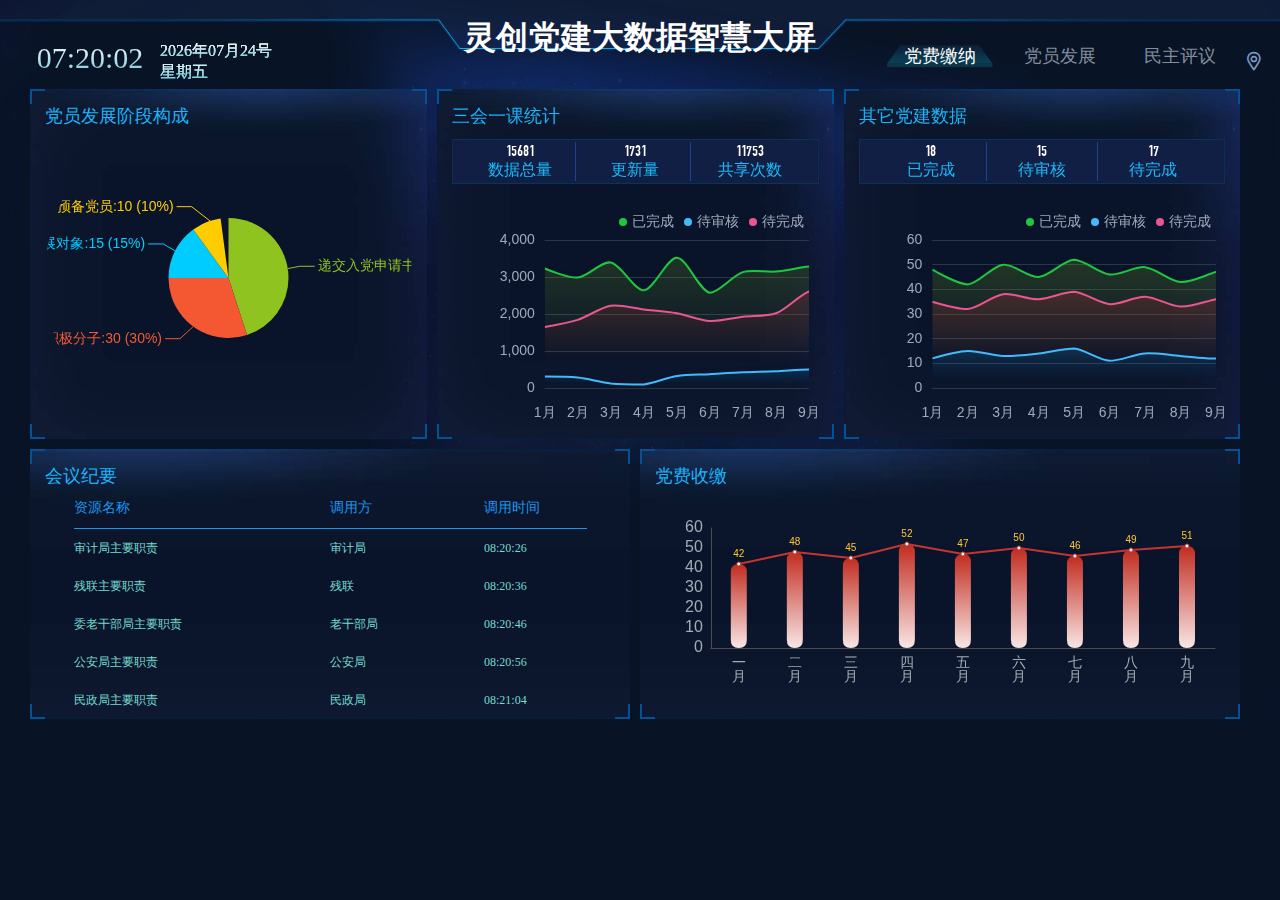
<file: frontend-server/app/static/sdk/bigscreen/index.html>
<!DOCTYPE html>
<html>
<head>
    <meta charset="utf-8">
    <title>可视化大屏</title>
	<link rel="stylesheet" href="icon/iconfont.css">
	<script src="js/jquery.min.js"></script>
	<script src="js/echarts.min.js"></script>

	

</head>
<body>
<div class="container-header">
    <ul class="nowTime">
        <li></li>
        <li></li>
    </ul>
    <div class="location">
        <i class="icon iconfont icon-buoumaotubiao23"></i>
        <span class="areaName"></span>
    </div>
    <h3>灵创党建大数据智慧大屏</h3>
	<ul class="data-label" style="margin: 24px 30px 0 0;">
					<li class="active" data-type="1">党费缴纳</li>
					<li data-type="2">党员发展</li>
					<li data-type="3">民主评议</li>              
				</ul>
</div>
<div class="container-content">
    <div class="top">
		<div class="count-base" >
			<div class="com-count-title">党员发展阶段构成</div>
			<div class="com-screen-content">
				
				<div id="main1" style="width:100%;height:300px;"></div>
			</div>
			<span class="left-top"></span>
			<span class="right-top"></span>
			<span class="left-bottom"></span>
			<span class="right-bottom"></span>
		</div>
		<div class="count-resource q1">
			<div class="com-count-title">三会一课统计</div>
			<div class="com-screen-content2">
				<ul class="use-data">
					<li>
						<p class="data-count">15681 </p>
						<span class="data-name">数据总量</span>
					</li>
					<li>
						<p class="data-count"> 1731</p>
						<span class="data-name">更新量</span>
					</li>
					<li>
						<p class="data-count">11753</p>
						<span class="data-name">共享次数</span>
					</li>
				</ul>
				<div class="com-screen-content">
				 <div id="main2" style="margin-top:10px;width:100%;height:240px;"></div>
				</div>
				<span class="left-top"></span>
				<span class="right-top"></span>
				<span class="left-bottom"></span>
				<span class="right-bottom"></span>
			</div>
		</div>
		<div class="count-resource q2">
			<div class="com-count-title">其它党建数据</div>
			
				
			<div class="com-screen-content">
				
				<ul class="use-data">

				</ul>
			 <div id="main3" style="margin-top:10px;width:100%;height:240px;"></div>
			</div>
			<span class="left-top"></span>
			<span class="right-top"></span>
			<span class="left-bottom"></span>
			<span class="right-bottom"></span>
		</div>
    </div>

	<div class="mid">
		<div class="count-share w1" >
			<div class="com-count-title">会议纪要</div>
			<div class="com-screen-content" style="width:100%;height:250px;">
				    <div class="topRec_List">
						<dl>
							<dd>资源名称</dd>
							<dd>调用方</dd>
							<dd>调用时间</dd>
						</dl>
						<div class="maquee">
							<ul>
								<li>
									<div>审计局主要职责</div>
									<div>审计局</div>
									<div>08:20:26 </div>
								</li> 
								<li>
								
									<div>残联主要职责</div>
									<div>残联</div>
									<div>08:20:36 </div>
								</li> 
								<li>
									
									<div>委老干部局主要职责</div>
									<div>老干部局</div>
									<div>08:20:46 </div>
								</li> 
								<li>		
									<div>公安局主要职责</div>
									<div>公安局</div>
									<div>08:20:56</div>
								</li> 
								<li>							
									<div>民政局主要职责</div>
									<div>民政局</div>
									<div>08:21:04</div>
								</li> 
								<li>									
									<div>交通运输局主要职责</div>
									<div>交通运输局</div>
									<div>08:21:07</div>
								</li> 
							</ul>
						</div>
					</div>
			</div>
			<span class="left-top"></span>
			<span class="right-top"></span>
			<span class="left-bottom"></span>
			<span class="right-bottom"></span>
		</div>
		<div class="count-share w2" >
			<div class="com-count-title">党费收缴</div>
			<div class="com-screen-content">
			 <div id="main5" style="width:100%;height:250px;"></div>
			</div>
			<span class="left-top"></span>
			<span class="right-top"></span>
			<span class="left-bottom"></span>
			<span class="right-bottom"></span>
		</div>
	</div>
	
	<div class="bottom" style="display: none;">
		<div class="count-topic e1" >
			<div class="com-count-title">主题库统计</div>
			<div class="com-screen-content">
			<div id="main6" style="width:100%;height:300px;"></div>
			</div>
			<span class="left-top"></span>
			<span class="right-top"></span>
			<span class="left-bottom"></span>
			<span class="right-bottom"></span>
		</div>
		<div class="count-topic e2" >
			<div class="com-count-title">主题库共享次数</div>
			<div class="com-screen-content">
			 <div id="main7" style="width:100%;height:300px;"></div>
			</div>
			<span class="left-top"></span>
			<span class="right-top"></span>
			<span class="left-bottom"></span>
			<span class="right-bottom"></span>
		</div>
	</div>
	<div class="clearfix"></div>
</div>

<script type="text/javascript"> 
//根据不同的分辨率调用不同的css和js
	document.write("<link href='css/test-1920.css' rel='stylesheet' type='text/css'>");  
	document.writeln("<script type=\"text/javascript\" src=\"js/test-1920.js\"><\/script>");
</script>
<!--大屏-->
<script type="text/javascript"> 
	  function autoScroll(obj){  
			$(obj).find("ul").animate({  
				marginTop : "-39px"  
			},500,function(){  
				$(this).css({marginTop : "0px"}).find("li:first").appendTo(this);  
			})  
		}  
		$(function(){  
			setInterval('autoScroll(".maquee")',2000);
		}) 
</script> 
</body>
</html>
</file>
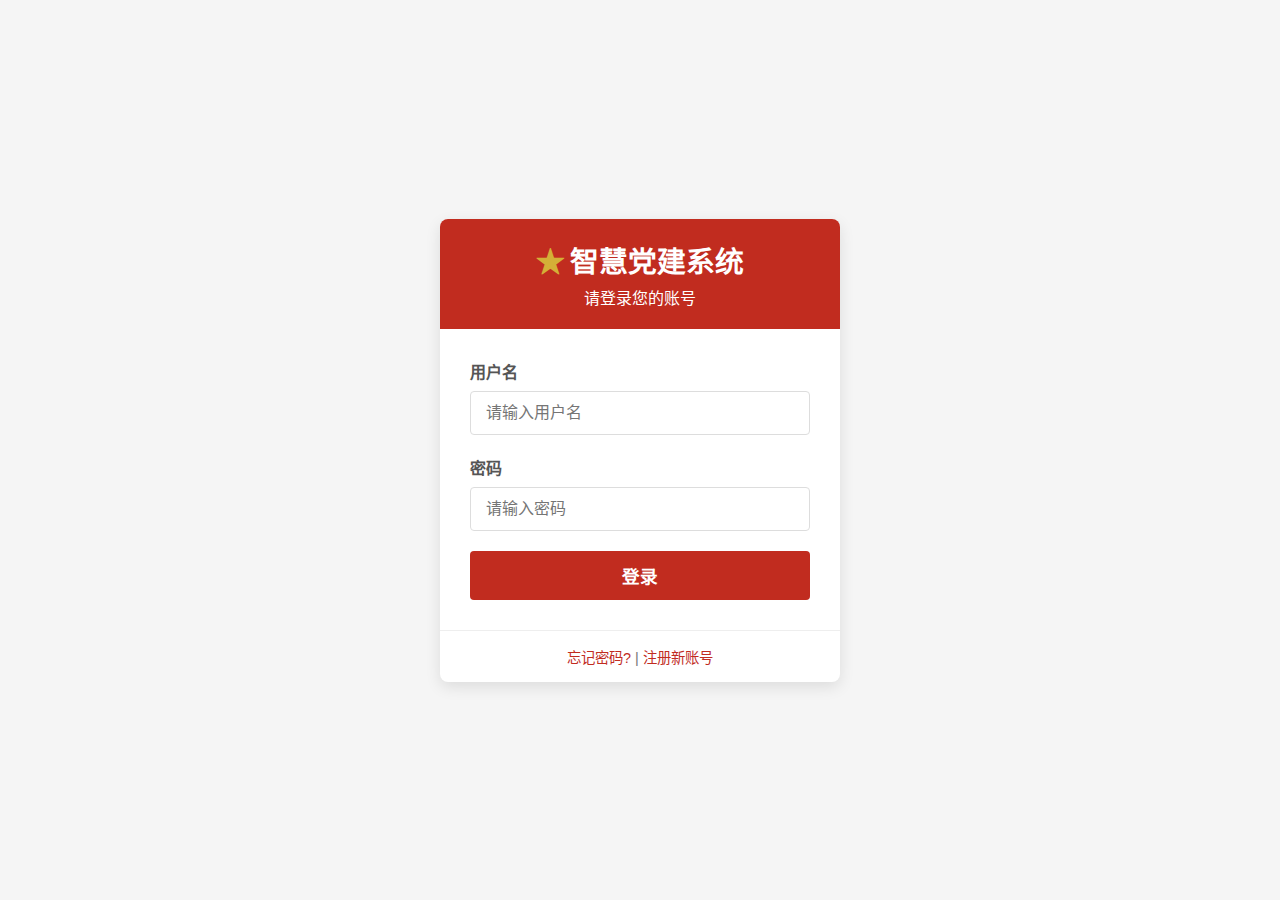
<file: frontend-server/app/templates/login.html>
<!DOCTYPE html>
<html lang="zh-CN">
<head>
    <meta charset="UTF-8">
    <meta name="viewport" content="width=device-width, initial-scale=1.0">
    <title>智慧党建系统 - 登录</title>
    <style>
        :root {
            --primary-red: #c12c1f;
            --dark-red: #8e1c11;
            --light-red: #f8e6e5;
            --gold: #d4af37;
        }

        * {
            margin: 0;
            padding: 0;
            box-sizing: border-box;
        }

        body {
            font-family: "Microsoft YaHei", sans-serif;
            background-color: #f5f5f5;
            display: flex;
            justify-content: center;
            align-items: center;
            min-height: 100vh;
            padding: 20px;
        }

        .login-container {
            width: 100%;
            max-width: 400px;
            background-color: white;
            border-radius: 8px;
            box-shadow: 0 5px 15px rgba(0, 0, 0, 0.1);
            overflow: hidden;
        }

        .login-header {
            background-color: var(--primary-red);
            color: white;
            padding: 20px;
            text-align: center;
        }

        .login-header h1 {
            font-size: 1.8em;
            margin-bottom: 5px;
        }

        .login-body {
            padding: 30px;
        }

        .form-group {
            margin-bottom: 20px;
        }

        .form-group label {
            display: block;
            margin-bottom: 8px;
            font-weight: bold;
            color: #555;
        }

        .form-control {
            width: 100%;
            padding: 12px 15px;
            border: 1px solid #ddd;
            border-radius: 4px;
            font-size: 1em;
            transition: border-color 0.3s;
        }

        .form-control:focus {
            border-color: var(--primary-red);
            outline: none;
        }

        .btn-login {
            width: 100%;
            padding: 12px;
            background-color: var(--primary-red);
            color: white;
            border: none;
            border-radius: 4px;
            font-size: 1.1em;
            font-weight: bold;
            cursor: pointer;
            transition: all 0.3s;
        }

        .btn-login:hover {
            background-color: var(--dark-red);
        }

        .login-footer {
            text-align: center;
            padding: 15px;
            border-top: 1px solid #eee;
            font-size: 0.9em;
            color: #777;
        }

        .login-footer a {
            color: var(--primary-red);
            text-decoration: none;
        }

        .login-footer a:hover {
            text-decoration: underline;
        }

        .party-icon {
            color: var(--gold);
            margin-right: 5px;
        }

        @media (max-width: 480px) {
            .login-body {
                padding: 20px;
            }

            .login-header h1 {
                font-size: 1.5em;
            }
        }
    </style>
</head>
<body>
    <p id="URL" style="display: none">{{URL}}</p>
    <div class="login-container">
        <div class="login-header">
            <h1><span class="party-icon">★</span>智慧党建系统</h1>
            <p>请登录您的账号</p>
        </div>

        <div class="login-body">
            <form>
                <div class="form-group">
                    <label for="username">用户名</label>
                    <input type="text" id="username" class="form-control" placeholder="请输入用户名" required>
                </div>

                <div class="form-group">
                    <label for="password">密码</label>
                    <input type="password" id="password" class="form-control" placeholder="请输入密码" required>
                </div>

                <button type="submit" class="btn-login">登录</button>
            </form>
        </div>

        <div class="login-footer">
            <a href="#">忘记密码?</a> | <a href="#">注册新账号</a>
        </div>
    </div>
    <script src="../static/sdk/jquery.min.js"></script>
    <script>
        // 登录表单提交处理
        const URL = $("#URL").text();
        document.querySelector('form').addEventListener('submit', function(e) {
            e.preventDefault();
            const username = document.getElementById('username').value;
            const password = document.getElementById('password').value;
            $.ajax({
                url: URL + "/auth/login",
                xhrFields: {withCredentials: true},
                type: "POST",
                dataType: "json",
                data: {
                    'username': username,
                    'password': password
                },
                success: function (resp) {
                    if(resp.code === 1000){
                        window.location.replace('/home');
                    }else{
                        alert(resp.msg);
                    }
                },
                error: function() {
                    alert("登录失败：无法连接至服务器，请联系网站管理员或稍后再试。");
                }
            });

        });
    </script>
</body>
</html>
</file>
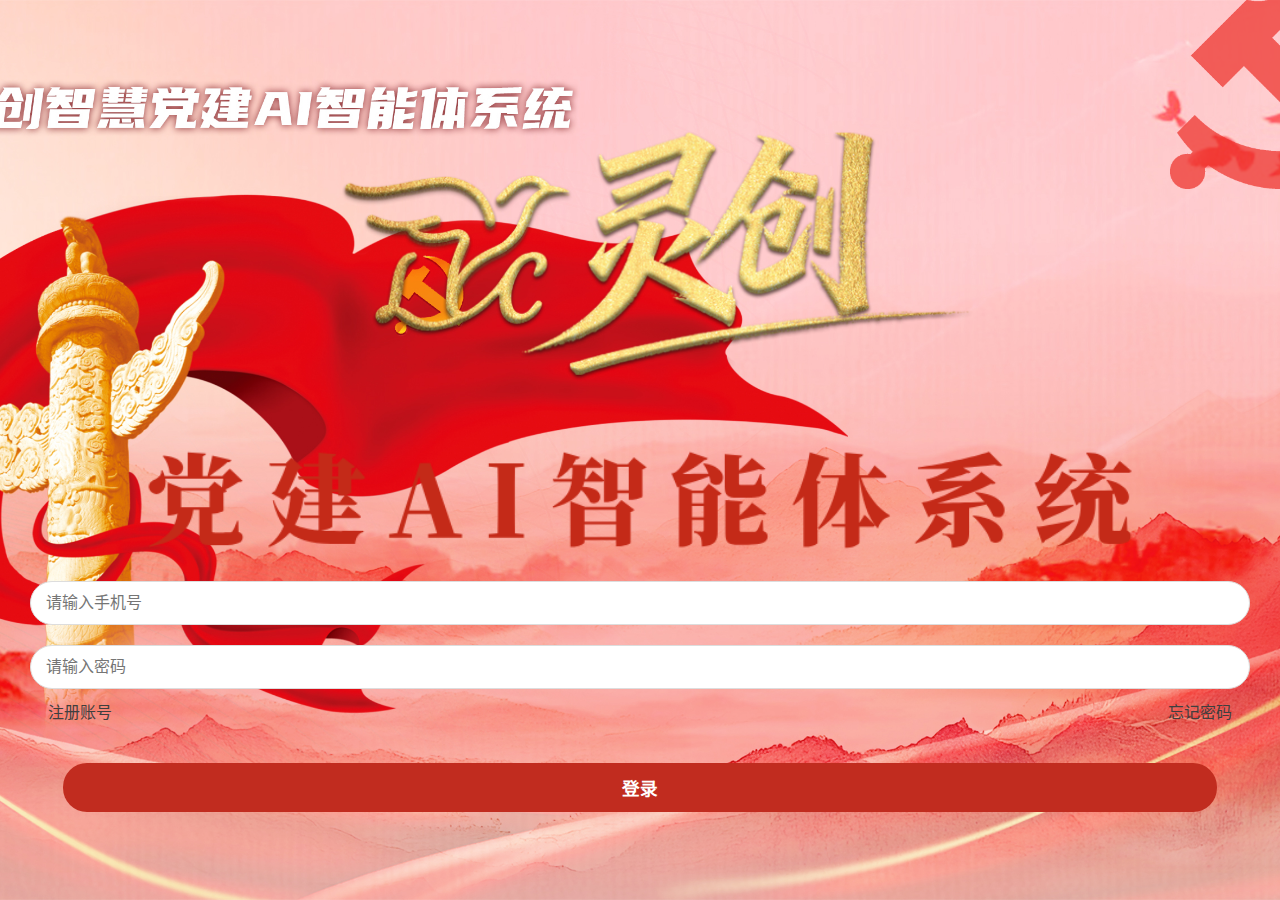
<file: frontend-server/app/templates/mobile/login.html>
<!DOCTYPE html>
<html lang="zh-CN">
<head>
    <meta charset="UTF-8">
    <meta name="viewport" content="width=device-width, initial-scale=1.0">
    <title>灵创党建AI智能体系统 - 登录</title>
    <link rel="shortcut icon" href="../../static/img/favicon.ico">
    <style>
        :root {
            --primary-red: #c12c1f;
            --dark-red: #8e1c11;
            --light-red: #f8e6e5;
            --gold: #d4af37;
        }

        * {
            margin: 0;
            padding: 0;
            box-sizing: border-box;
        }

        body {
            /* 设置登录背景 */
            background-image: url('../../static/img/bg.jpg');
            background-size: cover;
            background-position: center;
            background-repeat: no-repeat;

            font-family: "Microsoft YaHei", sans-serif;
            background-color: #f5f5f5;
            display: flex;
            justify-content: center;
            align-items: center;
            min-height: 100vh;
            padding: 20px;
        }

        .login-container {
            width: 100%;
            max-width: 400px;
            background-color: white;
            border-radius: 8px;
            box-shadow: 0 5px 15px rgba(0, 0, 0, 0.1);
            overflow: hidden;
            margin-left: 850px; /* PC端偏移 */
        }

        .login-header {
            background-color: #fff;
            color: #444;
            padding: 20px 20px 0 20px;
            text-align: left;
        }

        .login-header p {
            font-size: 1.3em;
            font-weight: bold;
            margin-left: 8px;
        }

        .login-body {
            padding: 20px 30px 30px 30px;
        }

        .form-group {
            margin-bottom: 20px;
        }

        .form-group label {
            display: block;
            margin-bottom: 8px;
            font-weight: bold;
            color: #555;
        }

        .form-control {
            width: 100%;
            padding: 12px 15px;
            border: 1px solid #ddd;
            border-radius: 4px;
            font-size: 1em;
            transition: border-color 0.3s;
        }

        .form-control:focus {
            border-color: var(--primary-red);
            outline: none;
        }

        .btn-login {
            width: 100%;
            padding: 12px;
            background-color: var(--primary-red);
            color: white;
            border: none;
            border-radius: 4px;
            font-size: 1.1em;
            font-weight: bold;
            cursor: pointer;
            transition: all 0.3s;
        }

        .btn-login:hover {
            background-color: var(--dark-red);
        }

        .login-footer {
            text-align: center;
            padding: 15px;
            border-top: 1px solid #eee;
            font-size: 0.9em;
            color: #777;
        }

        .login-footer a {
            color: var(--primary-red);
            text-decoration: none;
        }

        .login-footer a:hover {
            text-decoration: underline;
        }

        .party-icon {
            color: var(--gold);
            margin-right: 5px;
        }

        @media (max-width: 768px) {
            body {
                background-image: url('../../static/mobile/img/bg.png');
                background-size: cover;
                background-position: center;
                background-repeat: no-repeat;
            }
            
            .login-container {
                margin-left: 0; /* 移动端居中 */
                margin: 0 auto;
            }
            
            .login-body {
                padding: 10px 20px 20px 20px;
            }

            .login-header p {
                font-size: 1.3em;
            }
        }
    </style>
    <style>
        .party_icon{
            position: fixed;
            z-index: 999;
            height: 25vh;
            top: -4%;
            right: -9%;
        }
        .login_logo{
            margin-top: 20px;
            margin-left: 20px;
            height: 25vw;
        }
        .login_title{
            height: 10vw;
            margin-bottom: 20px;
            margin-top: -5px;
        }
        body{
            flex-direction: column;
        }
        #mobile_login_btn{
            margin-top: 20px;
            width: 93%;
            border-radius: 24px;
        }
        .form-control{
            border-radius: 24px;
        }
        .login_tip{
            display: flex;
            flex-direction: row;
            justify-content: space-between;
            padding: 10px 18px;
            color: #3f3f3f;
        }
    </style>
</head>
<body>
    <p id="URL" style="display: none">{{URL}}</p>
    <img src="../../static/mobile/img/party_icon.png" class="party_icon" alt="" />
    <img src="../../static/mobile/img/login_logo.png" class="login_logo" alt="" />
    <img src="../../static/mobile/img/login_title.png" class="login_title" alt="" />
    <div style="width: 100%">
        <div class="login-body" style="padding: 10px">
            <form>
                <div class="form-group">
                    <input type="text" id="username" class="form-control" placeholder="请输入手机号" required>
                </div>
                <div class="form-group" style="margin: 0">
                    <input type="password" id="password" class="form-control" placeholder="请输入密码" required>
                </div>
            </form>
            <div class="login_tip"><p>注册账号</p><p>忘记密码</p></div>
        </div>
    </div>
    <button type="submit" class="btn-login" id="mobile_login_btn">登录</button>
    <script src="../../static/sdk/jquery.min.js"></script>
    <script>
        // 登录表单提交处理
        const URL = $("#URL").text();
        document.querySelector('form').addEventListener('submit', function(e) {
            e.preventDefault();
            const username = document.getElementById('username').value;
            const password = document.getElementById('password').value;
            $.ajax({
                url: URL + "/auth/login",
                xhrFields: {withCredentials: true},
                type: "POST",
                dataType: "json",
                data: {
                    'username': username,
                    'password': password
                },
                success: function (resp) {
                    if(resp.code === 1000){
                        window.location.replace('/home');
                    }else{
                        alert(resp.msg);
                    }
                }
            });
        });
    </script>
</body>
</html>
</file>
<file: frontend-server/app/static/sdk/bigscreen/icon/iconfont.css>
@font-face {font-family: "iconfont";
  src: url('iconfont.eot?t=1516847126977'); /* IE9*/
  src: url('iconfont.eot?t=1516847126977#iefix') format('embedded-opentype'), /* IE6-IE8 */
  url('[data-uri]') format('woff'),
  url('iconfont.ttf?t=1516847126977') format('truetype'), /* chrome, firefox, opera, Safari, Android, iOS 4.2+*/
  url('iconfont.svg?t=1516847126977#iconfont') format('svg'); /* iOS 4.1- */
}

.iconfont {
  font-family:"iconfont" !important;
  font-size:16px;
  font-style:normal;
  -webkit-font-smoothing: antialiased;
  -moz-osx-font-smoothing: grayscale;
}

.icon-buoumaotubiao23:before { content: "\e615"; }
</file>
<file: frontend-server/app/static/sdk/bigscreen/css/test-1920.css>
/*common.css*/
@font-face
{
    font-family: myFirstFont;
    src: url('../font/Fette-Engschrift.ttf');
}

body{

    background: #081325 url(../images/interact.png) center no-repeat;
    background-size:cover;
}
div{
    box-sizing: border-box;
}

.clearfix{
    clear:both;
}
.container-header{
    width:100%;
    height:74px;
    text-align: center;
    box-sizing: border-box;
}
.container-header .nowTime{
    position: absolute;
    left:20px;
    top:41px;
    font-size: 0;
}
.container-header .nowTime li{
    display: inline-block;
    width:140px;
    height:40px;
    font-size: 30px;
    color:#fff;
}
.nowTime li{
    display: inline-block;
    float: left;
    /*font-weight: 800;*/
    background-image: -webkit-gradient(linear, 0 0, 0 bottom, from(#fff), to(#5ec0d2));
    -webkit-background-clip: text;
    -webkit-text-fill-color: transparent;
}
.nowTime li div{
    background-image: -webkit-gradient(linear, 0 0, 0 bottom, from(#fff), to(#5ec0d2));
    -webkit-background-clip: text;
    -webkit-text-fill-color: transparent;
    font-size: 16px;
    text-align: left;
}
.nowTime li p {
    background-image: -webkit-gradient(linear, 0 0, 0 bottom, from(#fff), to(#5ec0d2));
    -webkit-background-clip: text;
    -webkit-text-fill-color: transparent;
    font-size: 16px;
}
.container-header .location{
    position: absolute;
    right:17px;
    top:46px;
}
.location i{
    font-size: 18px;
    font-weight: 800;
    color:#7e9bc6;
}
.location span{
    font-size: 20px;
    line-height: 30px;
    color:#168fcd;
}

.container-header h3{
    line-height: 74px;
    font-size: 2.5vw;
    font-weight: 800;
    color:#fff;
}


/* 边角 */
.left-top,.right-top,.left-bottom,.right-bottom{
    position:absolute;
    width:13px;
    height:13px;
}
.left-top{
    left:0;
    top:0;
    border-left:solid 2px #045291;
    border-top:solid 2px #045291;
}
.right-top{
    right:0;
    top:0;
    border-right:solid 2px #045291;
    border-top:solid 2px #045291;
}
.left-bottom{
    left:0;
    bottom:0;
    border-left:solid 2px #045291;
    border-bottom:solid 2px #045291;
}
.right-bottom{
    right:0;
    bottom:0;
    border-right:solid 2px #045291;
    border-bottom:solid 2px #045291;
}

.resource-right .com-count-title{
    font-size: 16px;
    margin-left: 10px;

}
.com-count-title{
    color:#1bb4f9;
    padding:20px;
    font-size: 22px;
}
.com-screen-content{
    width:100%;
    height:auto;
}
.com-screen-content2{
    width:100%;
    height:auto;
}
.filter-type{
    font-size: 0;
}
.filter-type li:hover{
    cursor: pointer;
}
.filter-type li{
    display: inline-block;
    width:120px;
    line-height: 40px;
    font-family: myFirstFont;
    font-size: 20px;
    text-align:center ;
    color:#024f9b;
    border:solid 1px #075797;
    background:#0d2343;
}
.filter-type li.active{
    color:white;
    background:#0c182d;
    border:solid 1px #1bb9f9;
}




.container-content{
    padding:5px 20px 0 20px;
	box-sizing: border-box;
}
.count-base,.count-resource,.count-share,.count-topic{
    position:relative;
    padding:15px;
    margin-top: 10px;
    box-sizing: border-box;
}
.com-count-title{
	
    color:#1bb4f9;
    font-size: 18px;
    padding:0;
}
.count-base{
	
	margin-left:10px;
	float:left;/*浮动*/
    width:32%;
    height:350px; 
    background: url('../images/left-top3.jpg') center no-repeat;
	background-size:cover;
	
}
.count-resource{
	margin-left:10px;
	float:left;
	width:32%;
    height:350px; 
    background: url('../images/left-top3.jpg') center no-repeat;
	background-size:cover;
}
.count-share{
	margin-left:10px;
	float:left;
	width:48.4%;
    height:270px; 
    background: url('../images/left-bottom2.jpg') center no-repeat;
	background-size:cover;
}

.count-topic{
	margin-left:10px;
	float:left;
	width:48.4%;
    height:350px; 
    background: url('../images/left-bottom2.jpg') center no-repeat;
	background-size:cover;
}
.data-label{
	position:absolute;
	top:20px;
	right:10px;
}
.data-label li{
	float:left;
    width: 120px;

	text-align: center;
    font-size: 18px;
    color: #828c9d;
}
.data-label li:hover,.data-label li.active{
    color: #fff;
    background: url("../images/choose-item.png") center no-repeat;
}


*{ margin:0px; padding:0px; font-family:'微软雅黑'; -webkit-tap-highlight-color:rgba(0,0,0,0);  }
li{ list-style:none }
img{ border:none}
a{text-decoration:none;} 


/* -------------------------摇奖排行榜-----------------------------------  */





.topRec_List dl,.maquee{ width:90%; overflow:hidden; margin:0 auto; color:#f0ece2}
.topRec_List dd{ float:left; text-align:left; border-bottom:1px solid #1B96EE; color:#1B96EE;font-size:14px;}
.topRec_List dl dd:nth-child(1){ width:50%; height:40px; line-height:40px; }
.topRec_List dl dd:nth-child(2){ width:30%; height:40px; line-height:40px; }
.topRec_List dl dd:nth-child(3){ width:20%; height:40px; line-height:40px; }

.maquee{ height:195px;}
.topRec_List ul{ width:100%; height:195px;}
.topRec_List li{ width:100%; height:38px; line-height:38px; text-align:left; font-size:12px;color:#76dbd1}
/*.topRec_List li:nth-child(2n){ background:#077cd0}*/
.topRec_List li div{ float:left;}
.topRec_List li div:nth-child(1){ width:50%;}
.topRec_List li div:nth-child(2){ width:30%;}
.topRec_List li div:nth-child(3){ width:20%;}


.use-data{
    text-align: center;
    padding: 2px 0;
    margin-top:3%;
    height: 5%;
    background: url(../images/resource-use-data.jpg) center no-repeat;
	background-size:cover;
    border: solid 1px #093552;
    border-right: 0px;
    border-left: 0;
}
.use-data li{
    width:30%;
    font-size: 0;
    display: inline-table;
    border-right:solid 1px #1f4191;
}
.use-data li:last-child{
    border-right:0;
}
.use-data .data-count{
    color:#fff;
    font-family:myFirstFont ;
    height: 1%;
    font-size: 16px;
}
.use-data .data-name{
    color:#1bb9f9;
    font-size: 16px;
}
</file>
